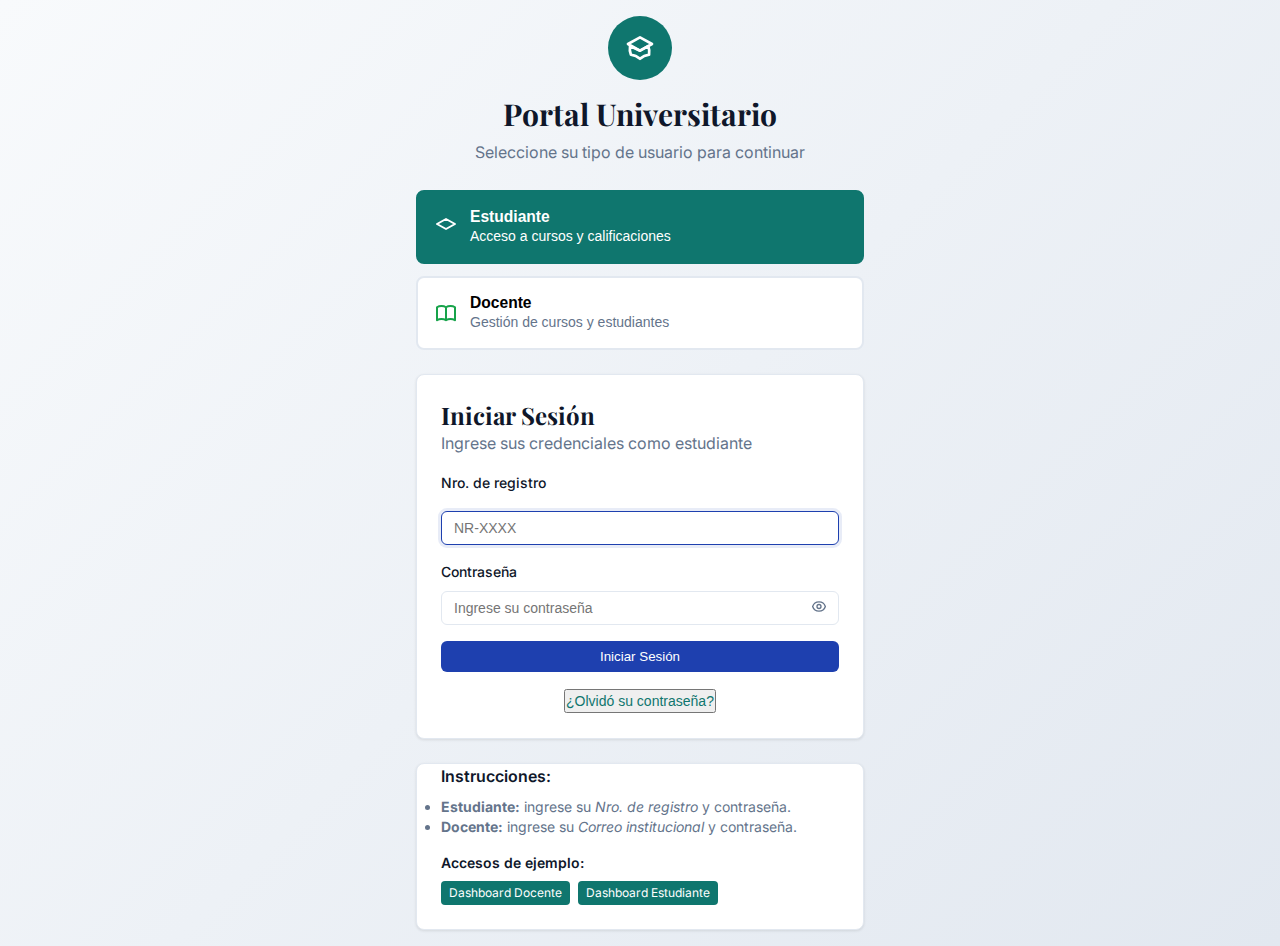
<file: Pagina_web/html/docente.html>
<!DOCTYPE html>
<html lang="es">
<head>
	<meta charset="UTF-8">
	<title>Dashboard Docente</title>
	<link rel="stylesheet" href="/Pagina_web/CSS/docentestyles.css">
</head>
<body>
	<div class="container">
		<h1 id="docente-nombre">Bienvenido, Docente</h1>
		<h2>Materias Asignadas</h2>
		<ul id="materias-list"></ul>
		<div id="estudiantes-section" style="display:none;">
			<h2 id="materia-titulo"></h2>
			<form id="asistencia-notas-form">
				<input type="hidden" name="id_Oferta_Materia" id="id_Oferta_Materia">
				<table id="estudiantes-table">
					<thead>
						<tr>
							<th>Nombre</th>
							<th>Registro</th>
							<th>Asistencia</th>
							<th>Nota</th>
						</tr>
					</thead>
					<tbody></tbody>
				</table>
				<button type="submit">Guardar Asistencia y Notas</button>
			</form>
			<button onclick="cerrarEstudiantes()">Cerrar</button>
		</div>
		<div id="mensaje"></div>
		<div id="debug" style="margin-top:2em; color:#444; font-size:0.98em;"></div>
	</div>
	<script>
	// URL de la API en Hostinger
	const API_BASE = "https://im-ventas-de-computadoras.com/Sistema_Academico/";

	// 1. Obtener email del docente desde localStorage
	const docenteEmail = localStorage.getItem("docente_email");
	if (!docenteEmail) {
		window.location.href = "login.html";
	}

	// 2. Consultar materias asignadas
	let materiasDocente = [];
	const debugDiv = document.getElementById("debug");
	debugDiv.innerHTML = `<b>Email usado:</b> ${docenteEmail}`;
	fetch(API_BASE + "get_materias_docente.php?email=" + encodeURIComponent(docenteEmail))
		.then(async r => {
			const text = await r.text();
			debugDiv.innerHTML += `<br><b>Respuesta cruda API:</b><br><pre style='background:#f4f4f4;padding:8px;border-radius:6px;'>${text.replace(/</g,'&lt;')}</pre>`;
			let data;
			try { data = JSON.parse(text); } catch { data = {}; }
			const ul = document.getElementById("materias-list");
			if (!data.ok || !data.materias || data.materias.length === 0) {
				ul.innerHTML = "<li style='color:#b00;font-weight:500;'>No tienes materias asignadas.</li>";
				document.getElementById("docente-nombre").textContent = `Bienvenido, Docente`;
				return;
			}
			document.getElementById("docente-nombre").textContent = `Bienvenido, ${data.docente.nombre} ${data.docente.apellido}`;
			ul.innerHTML = "";
			materiasDocente = data.materias;
			data.materias.forEach((m, idx) => {
				const li = document.createElement("li");
				li.innerHTML = `<div><b>${m.nombre}</b> <span style='color:#2a4d8f;'>(Código: ${m.codigo})</span> Grupo: <b>${m.grupo}</b></div><button data-idx='${idx}' class='btn-ver-estudiantes'>Ver estudiantes</button>`;
				ul.appendChild(li);
			});
		});

	// 3. Ver estudiantes de una materia
	// Delegación de eventos para los botones "Ver estudiantes"
	document.getElementById("materias-list").addEventListener("click", function(e) {
		if (e.target.classList.contains("btn-ver-estudiantes")) {
			const idx = e.target.getAttribute("data-idx");
			cargarEstudiantesMateria(idx);
		}
	});

	function cargarEstudiantesMateria(idx) {
		const materia = materiasDocente[idx];
		document.getElementById("materias-list").style.display = "none";
		document.getElementById("estudiantes-section").style.display = "block";
		document.getElementById("materia-titulo").textContent = `Estudiantes de ${materia.nombre} (${materia.codigo})`;
		document.getElementById("id_Oferta_Materia").value = materia.id_Oferta_Materia;
		// Si ya tenemos los estudiantes en el objeto, los usamos. Si no, los pedimos a la API (por si la API cambia)
		if (materia.estudiantes && materia.estudiantes.length > 0) {
			renderEstudiantes(materia.estudiantes);
		} else {
			// fallback: pedir a la API (puedes crear una API específica si lo deseas)
			fetch(API_BASE + "get_materias_docente.php?email=" + encodeURIComponent(docenteEmail))
				.then(r => r.json())
				.then(data => {
					if (data.ok && data.materias[idx] && data.materias[idx].estudiantes) {
						renderEstudiantes(data.materias[idx].estudiantes);
					} else {
						renderEstudiantes([]);
					}
				});
		}
	}

	function renderEstudiantes(estudiantes) {
		const tbody = document.querySelector("#estudiantes-table tbody");
		tbody.innerHTML = "";
		if (!estudiantes || estudiantes.length === 0) {
			tbody.innerHTML = `<tr><td colspan='4'>No hay estudiantes inscritos.</td></tr>`;
		} else {
			estudiantes.forEach(e => {
				const tr = document.createElement("tr");
				tr.innerHTML = `
					<td>${e.nombre} ${e.apellido}</td>
					<td>${e.nro_registro}</td>
					<td>
						<select name="asistencia[${e.id_Estudiante}]">
							<option value="Asistió">Asistió</option>
							<option value="Faltó">Faltó</option>
						</select>
					</td>
					<td>
						<input type="number" name="nota[${e.id_Estudiante}]" min="0" max="100">
					</td>
				`;
				tbody.appendChild(tr);
			});
		}
	}

	function cerrarEstudiantes() {
		document.getElementById("estudiantes-section").style.display = "none";
		document.getElementById("materias-list").style.display = "block";
		document.getElementById("mensaje").innerHTML = "";
	}

	// 4. Guardar asistencia y notas
	document.getElementById("asistencia-notas-form").addEventListener("submit", function(e) {
		e.preventDefault();
		const form = e.target;
		const formData = new FormData(form);
		fetch(API_BASE + "acciones_docente.php", {
			method: "POST",
			body: formData
		})
		.then(r => r.text())
		.then(resp => {
			document.getElementById("mensaje").innerHTML = resp;
		})
		.catch(() => {
			document.getElementById("mensaje").innerHTML = "<div style='color:red'>Error al guardar datos.</div>";
		});
	});
	</script>
</body>
</html>
</file>
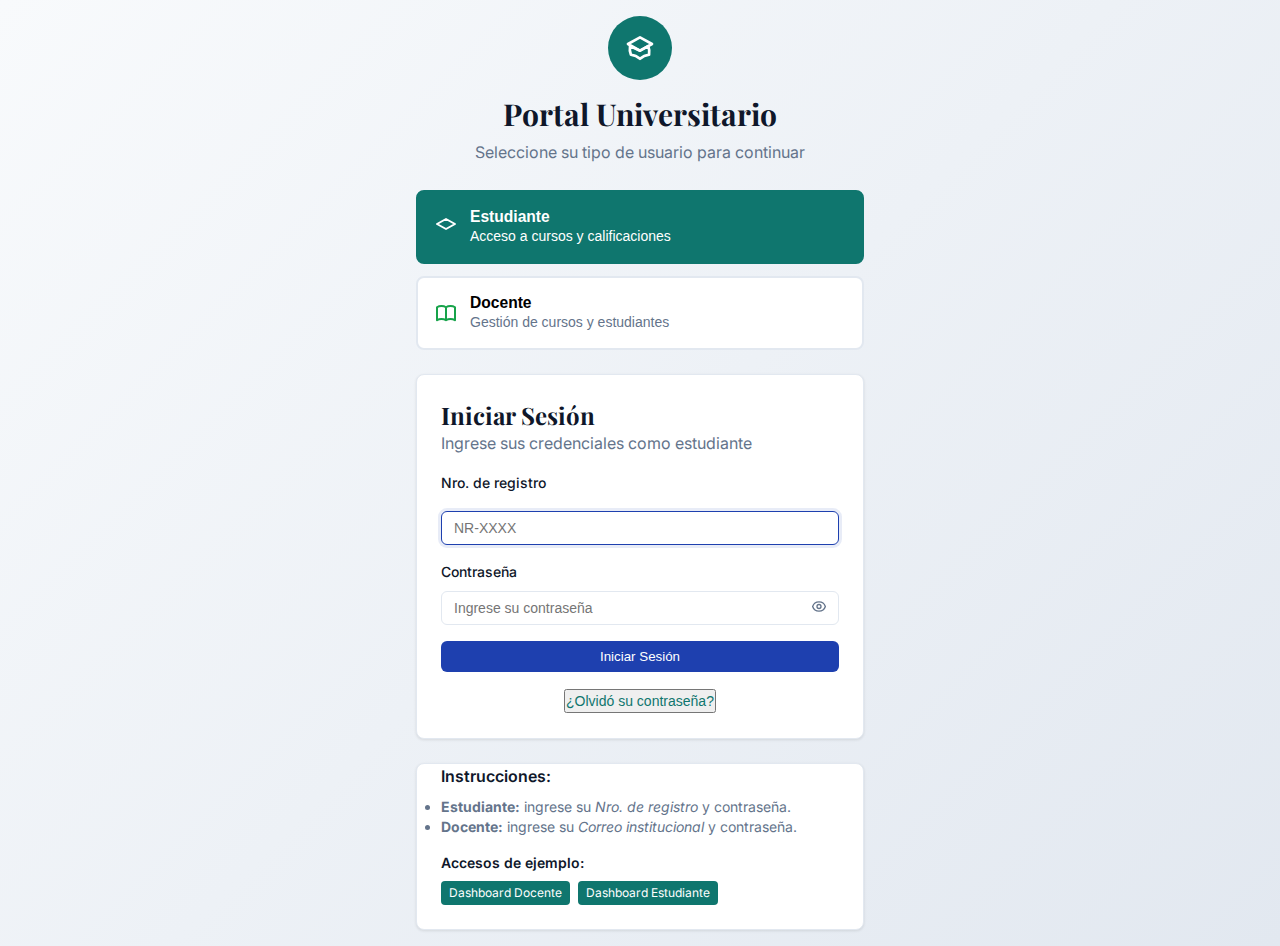
<file: Pagina_web/html/login.html>
<!DOCTYPE html>
<html lang="es">
<head>
  <meta charset="UTF-8" />
  <meta name="viewport" content="width=device-width, initial-scale=1.0"/>
  <title>Portal Universitario - Login</title>
  <link rel="stylesheet" href="/Pagina_web/CSS/styles.css">
  <link href="https://fonts.googleapis.com/css2?family=Inter:wght@400;500;600;700&family=Playfair+Display:wght@400;600;700&display=swap" rel="stylesheet">
</head>
<body>
  <div class="min-h-screen university-gradient flex items-center justify-center p-4">
    <div class="w-full max-w-md space-y-6">
      <!-- Header -->
      <div class="text-center space-y-2">
        <div class="mx-auto w-16 h-16 bg-secondary rounded-full flex items-center justify-center mb-4">
          <svg class="w-8 h-8 text-secondary-foreground" fill="none" stroke="currentColor" viewBox="0 0 24 24">
            <path stroke-linecap="round" stroke-linejoin="round" stroke-width="2" d="M12 14l9-5-9-5-9 5 9 5z"/>
            <path stroke-linecap="round" stroke-linejoin="round" stroke-width="2" d="M12 14l6.16-3.422a12.083 12.083 0 01.665 6.479A11.952 11.952 0 0012 20.055a11.952 11.952 0 00-6.824-2.998 12.078 12.078 0 01-.665-6.479L12 14z"/>
          </svg>
        </div>
        <h1 class="font-playfair text-3xl font-bold text-foreground">Portal Universitario</h1>
        <p class="text-muted-foreground">Seleccione su tipo de usuario para continuar</p>
      </div>

      <!-- Role Selection (solo Estudiante / Docente) -->
      <div class="grid gap-3">
        <button type="button" onclick="selectRole('ESTUDIANTE')" class="role-selector active" id="role-estudiante">
          <div class="flex items-center space-x-3">
            <svg class="w-6 h-6 text-blue-600" fill="none" stroke="currentColor" viewBox="0 0 24 24">
              <path stroke-linecap="round" stroke-linejoin="round" stroke-width="2" d="M12 14l9-5-9-5-9 5 9 5z"/>
            </svg>
            <div>
              <h3 class="font-semibold">Estudiante</h3>
              <p class="text-sm text-muted-foreground">Acceso a cursos y calificaciones</p>
            </div>
          </div>
        </button>

        <button type="button" onclick="selectRole('DOCENTE')" class="role-selector" id="role-docente">
          <div class="flex items-center space-x-3">
            <svg class="w-6 h-6 text-green-600" fill="none" stroke="currentColor" viewBox="0 0 24 24">
              <path stroke-linecap="round" stroke-linejoin="round" stroke-width="2" d="M12 6.253v13m0-13C10.832 5.477 9.246 5 7.5 5S4.168 5.477 3 6.253v13C4.168 18.477 5.754 18 7.5 18s3.332.477 4.5 1.253m0-13C13.168 5.477 14.754 5 16.5 5c1.746 0 3.332.477 4.5 1.253v13C19.832 18.477 18.246 18 16.5 18c-1.746 0-3.332.477-4.5 1.253"/>
            </svg>
            <div>
              <h3 class="font-semibold">Docente</h3>
              <p class="text-sm text-muted-foreground">Gestión de cursos y estudiantes</p>
            </div>
          </div>
        </button>
      </div>

      <!-- Login Form -->
      <div class="login-card">
        <div class="card-header">
          <h2 class="text-2xl font-playfair">Iniciar Sesión</h2>
          <p class="text-muted-foreground">Ingrese sus credenciales como <span id="selected-role-text">estudiante</span></p>
        </div>

        <div class="card-content">
          <form id="loginForm" class="space-y-4">
            <div class="space-y-2">
              <label for="usuario" id="usuario-label">Nro. de registro</label>
              <input type="text" id="usuario" class="input-focus" placeholder="NR-XXXX" autocomplete="username" required>
            </div>

            <div class="space-y-2">
              <label for="password">Contraseña</label>
              <div class="relative">
                <input type="password" id="password" class="input-focus pr-10" placeholder="Ingrese su contraseña" autocomplete="current-password" required>
                <button type="button" onclick="togglePassword()" class="password-toggle" aria-label="Mostrar/Ocultar contraseña">
                  <svg id="eye-icon" class="w-4 h-4" fill="none" stroke="currentColor" viewBox="0 0 24 24">
                    <path stroke-linecap="round" stroke-linejoin="round" stroke-width="2" d="M15 12a3 3 0 11-6 0 3 3 0 016 0z"/>
                    <path stroke-linecap="round" stroke-linejoin="round" stroke-width="2" d="M2.458 12C3.732 7.943 7.523 5 12 5c4.478 0 8.268 2.943 9.542 7-1.274 4.057-5.064 7-9.542 7-4.477 0-8.268-2.943-9.542-7z"/>
                  </svg>
                </button>
              </div>
            </div>

            <div id="alert" class="alert error hidden">
              <svg class="w-4 h-4" fill="none" stroke="currentColor" viewBox="0 0 24 24">
                <path stroke-linecap="round" stroke-linejoin="round" stroke-width="2" d="M12 9v2m0 4h.01M12 5a7 7 0 100 14 7 7 0 000-14z"/>
              </svg>
              <span id="alert-text">Mensaje</span>
            </div>

            <button type="submit" class="btn-primary w-full" id="login-btn">Iniciar Sesión</button>
            <div class="text-center">
              <button type="button" class="text-sm text-secondary hover-underline" onclick="showForgotPassword()">¿Olvidó su contraseña?</button>
            </div>
          </form>
        </div>
      </div>

      <!-- Demo / accesos directos (sin admin) -->
      <div class="demo-card">
        <div class="card-content">
          <h4 class="font-semibold mb-2">Instrucciones:</h4>
          <ul class="text-sm text-muted-foreground space-y-1">
            <li><strong>Estudiante:</strong> ingrese su <em>Nro. de registro</em> y contraseña.</li>
            <li><strong>Docente:</strong> ingrese su <em>Correo institucional</em> y contraseña.</li>
          </ul>
          <div class="mt-4 space-y-2">
            <h5 class="font-semibold text-sm">Accesos de ejemplo:</h5>
            <div class="flex gap-2 flex-wrap">
              <a href="/Pagina_web/html/docente.html" class="btn-secondary text-xs">Dashboard Docente</a>
              <a href="/Pagina_web/html/estudiantes.html" class="btn-secondary text-xs">Dashboard Estudiante</a>
            </div>
          </div>
        </div>
      </div>

    </div>
  </div>

  <script>
    const ENDPOINT = "https://im-ventas-de-computadoras.com/Sistema_Academico/login.php";
    const DEST = {
      DOCENTE: "/Pagina_web/html/docente.html",
      ESTUDIANTE: "/Pagina_web/html/estudiantes.html"
    };

    let currentRole = "ESTUDIANTE";

    // (CAMBIO) Variables para guardar los datos del estudiante
    let nombre_estudiante = "";
    let apellido_estudiante = "";
    let nro_registro_estudiante = "";

    function selectRole(role) {
      currentRole = role;
      document.getElementById("role-estudiante").classList.toggle("active", role === "ESTUDIANTE");
      document.getElementById("role-docente").classList.toggle("active", role === "DOCENTE");

      const label = document.getElementById("usuario-label");
      const input = document.getElementById("usuario");
      const roleText = document.getElementById("selected-role-text");

      if (role === "DOCENTE") {
        label.textContent = "Correo (email)";
        input.type = "email";
        input.placeholder = "docente@universidad.edu";
        roleText.textContent = "docente";
      } else {
        label.textContent = "Nro. de registro";
        input.type = "text";
        input.placeholder = "NR-XXXX";
        roleText.textContent = "estudiante";
      }

      input.focus();
      hideAlert();
    }

    function togglePassword() {
      const input = document.getElementById("password");
      const eye = document.getElementById("eye-icon");
      const isPwd = input.type === "password";
      input.type = isPwd ? "text" : "password";
      eye.style.opacity = isPwd ? 0.7 : 1;
    }

    function showAlert(msg) {
      const box = document.getElementById("alert");
      const txt = document.getElementById("alert-text");
      txt.textContent = msg;
      box.classList.remove("hidden");
    }
    function hideAlert() {
      document.getElementById("alert").classList.add("hidden");
    }

    function showForgotPassword() {
      alert("Contacte a soporte académico para restablecer su contraseña.");
    }

    document.getElementById("loginForm").addEventListener("submit", async (e) => {
      e.preventDefault();
      hideAlert();

      const usuario  = document.getElementById("usuario").value.trim();
      const password = document.getElementById("password").value;

      if (!usuario || !password) {
        showAlert("Complete todos los campos.");
        return;
      }

      const body = new URLSearchParams({ rol: currentRole, usuario, password });

      try {
        const resp = await fetch(ENDPOINT, {
          method: "POST",
          headers: { "Content-Type": "application/x-www-form-urlencoded" },
          body
        });

        const text = await resp.text();
        let data;
        try { data = JSON.parse(text); } catch { data = { ok:false, error:"RESP_JSON_INVALIDA", raw:text }; }

        if (resp.ok && data.ok) {
          // (CAMBIO) Guardar nombre y apellido si es estudiante
          if (data.rol === "ESTUDIANTE") {
            nombre_estudiante  = data.nombre   || "";
            apellido_estudiante = data.apellido || "";

            sessionStorage.setItem("nombre_estudiante", data.nombre||"");
            sessionStorage.setItem("apellido_estudiante", data.apellido||"");

            nro_registro_estudiante = usuario;
            sessionStorage.setItem("nro_registro_estudiante", usuario);
          }
          window.location.href = data.redirect || DEST[data.rol] || "/";
        } else if (resp.status === 401 || data.error === "CREDENCIALES_INVALIDAS") {
          showAlert("Usuario o contraseña incorrectos.");
        } else if (resp.status === 400 || data.error === "FALTAN_DATOS") {
          showAlert("Complete todos los campos.");
        } else if (resp.status === 403) {
          showAlert("Acceso no permitido para este rol.");
        } else {
          showAlert("Error del servidor (" + resp.status + ").");
          console.error("Respuesta cruda:", text);
        }
      } catch (err) {
        showAlert("Error de conexión (¿CORS/red?).");
        console.error(err);
      }
    });

    // estado inicial
    selectRole("ESTUDIANTE");
  </script>
</body>
</html>
</file>
<file: Pagina_web/CSS/docentestyles.css>
body {
	font-family: 'Segoe UI', 'Inter', Arial, sans-serif;
	background: #f4f6fb;
	color: #222;
	margin: 0;
	padding: 0;
}
.container {
	max-width: 900px;
	margin: 40px auto;
	background: #fff;
	border-radius: 12px;
	box-shadow: 0 4px 24px rgba(0,0,0,0.08);
	padding: 32px 40px 40px 40px;
}
h1 {
	font-size: 2.2rem;
	font-weight: 700;
	margin-bottom: 0.5em;
	color: #2a4d8f;
}
h2 {
	font-size: 1.3rem;
	font-weight: 600;
	margin-top: 2em;
	margin-bottom: 1em;
	color: #1a2a4f;
}
ul#materias-list {
	list-style: none;
	padding: 0;
	margin: 0 0 2em 0;
}
ul#materias-list li {
	background: #eaf0fa;
	margin-bottom: 12px;
	padding: 18px 20px;
	border-radius: 8px;
	display: flex;
	align-items: center;
	justify-content: space-between;
	font-size: 1.08rem;
	box-shadow: 0 2px 8px rgba(42,77,143,0.04);
}
ul#materias-list button {
	background: #2a4d8f;
	color: #fff;
	border: none;
	border-radius: 6px;
	padding: 7px 18px;
	font-size: 1rem;
	cursor: pointer;
	transition: background 0.2s;
}
ul#materias-list button:hover {
	background: #18305e;
}
#estudiantes-section {
	margin-top: 2em;
	background: #f8fafc;
	border-radius: 10px;
	box-shadow: 0 2px 8px rgba(42,77,143,0.04);
	padding: 28px 24px 24px 24px;
}
#materia-titulo {
	color: #2a4d8f;
	font-size: 1.15rem;
	margin-bottom: 1.2em;
}
table#estudiantes-table {
	width: 100%;
	border-collapse: collapse;
	margin-bottom: 1.5em;
	background: #fff;
	border-radius: 8px;
	overflow: hidden;
	box-shadow: 0 1px 4px rgba(42,77,143,0.04);
}
table#estudiantes-table th, table#estudiantes-table td {
	padding: 12px 10px;
	text-align: left;
}
table#estudiantes-table th {
	background: #eaf0fa;
	color: #2a4d8f;
	font-weight: 600;
	border-bottom: 2px solid #d1e0f7;
}
table#estudiantes-table tr:nth-child(even) td {
	background: #f4f6fb;
}
select, input[type="number"] {
	padding: 6px 10px;
	border-radius: 5px;
	border: 1px solid #b5c7e6;
	font-size: 1rem;
	background: #f8fafc;
	color: #222;
}
button[type="submit"], #estudiantes-section button {
	background: #2a4d8f;
	color: #fff;
	border: none;
	border-radius: 6px;
	padding: 10px 28px;
	font-size: 1.08rem;
	font-weight: 600;
	cursor: pointer;
	margin-top: 10px;
	margin-right: 10px;
	transition: background 0.2s;
}
button[type="submit"]:hover, #estudiantes-section button:hover {
	background: #18305e;
}
#mensaje {
	margin-top: 1.5em;
	font-size: 1.08rem;
	font-weight: 500;
}
@media (max-width: 700px) {
	.container {
		padding: 16px 4vw 24px 4vw;
	}
	table#estudiantes-table th, table#estudiantes-table td {
		padding: 8px 4px;
		font-size: 0.98rem;
	}
	ul#materias-list li {
		flex-direction: column;
		align-items: flex-start;
		gap: 8px;
	}
}
</file>
<file: Pagina_web/CSS/styles.css>
* {
  margin: 0;
  padding: 0;
  box-sizing: border-box;
}

body {
  font-family: "Segoe UI", Tahoma, Geneva, Verdana, sans-serif;
  background-color: #f5f7fa;
  color: #333;
  line-height: 1.6;
}

/* Header */
.header-banner {
  background: linear-gradient(135deg, #1e3a8a, #3b82f6);
  color: white;
  padding: 1rem 0;
  box-shadow: 0 2px 10px rgba(0, 0, 0, 0.1);
  position: fixed;
  top: 0;
  left: 0;
  right: 0;
  z-index: 1000;
}

.header-content {
  max-width: 1200px;
  margin: 0 auto;
  padding: 0 2rem;
  display: flex;
  justify-content: space-between;
  align-items: center;
}

/* Menu Toggle Button */
.menu-toggle-btn {
  background: rgba(255, 255, 255, 0.1);
  border: none;
  color: white;
  padding: 0.75rem;
  border-radius: 8px;
  cursor: pointer;
  font-size: 1.2rem;
  transition: all 0.3s ease;
  margin-right: 1rem;
}

.menu-toggle-btn:hover {
  background: rgba(255, 255, 255, 0.2);
  transform: scale(1.05);
}

.university-info {
  display: flex;
  align-items: center;
  gap: 0.5rem;
  font-weight: 600;
}

.university-info i {
  font-size: 1.5rem;
  color: #fbbf24;
}

.logout-btn {
  background: rgba(239, 68, 68, 0.8);
  border: none;
  color: white;
  padding: 0.5rem 1rem;
  border-radius: 6px;
  cursor: pointer;
  display: flex;
  align-items: center;
  gap: 0.5rem;
  transition: all 0.3s ease;
}

.logout-btn:hover {
  background: rgba(239, 68, 68, 1);
  transform: translateY(-2px);
}

/* Sidebar */
.sidebar {
  position: fixed;
  left: -250px;
  top: 80px;
  width: 250px;
  height: calc(100vh - 80px);
  background: white;
  box-shadow: 2px 0 10px rgba(0, 0, 0, 0.1);
  transition: all 0.3s ease;
  z-index: 999;
  overflow-y: auto;
}

.sidebar:hover,
.sidebar.active {
  left: 0;
}

.sidebar-content {
  padding: 1rem 0;
}

.sidebar-header {
  padding: 1rem 1.5rem;
  border-bottom: 1px solid #e5e7eb;
  display: flex;
  align-items: center;
  gap: 0.5rem;
  font-weight: 600;
  color: #1e3a8a;
}

.sidebar-header i {
  font-size: 1.5rem;
  color: #fbbf24;
}

.sidebar-menu {
  list-style: none;
  padding: 1rem 0;
}

.sidebar-menu li {
  margin: 0.5rem 0;
}

.menu-btn {
  width: 100%;
  background: none;
  border: none;
  padding: 1rem 1.5rem;
  text-align: left;
  cursor: pointer;
  display: flex;
  align-items: center;
  gap: 1rem;
  color: #4b5563;
  transition: all 0.3s ease;
  font-size: 1rem;
}

.menu-btn:hover {
  background: #f3f4f6;
  color: #1e3a8a;
  padding-left: 2rem;
}

.menu-btn i {
  font-size: 1.2rem;
  width: 20px;
}

/* Main Content */
.main-content {
  margin-left: 0;
  margin-top: 80px;
  padding: 2rem;
  transition: all 0.3s ease;
}

.content-section {
  display: none;
  animation: fadeIn 0.5s ease;
}

.content-section.active {
  display: block;
}

@keyframes fadeIn {
  from {
    opacity: 0;
    transform: translateY(20px);
  }
  to {
    opacity: 1;
    transform: translateY(0);
  }
}

/* Welcome Section */
.welcome-section {
  background: white;
  padding: 2rem;
  border-radius: 12px;
  box-shadow: 0 4px 6px rgba(0, 0, 0, 0.1);
  margin-bottom: 2rem;
  text-align: center;
}

.welcome-section h1 {
  color: #1e3a8a;
  font-size: 2.5rem;
  margin-bottom: 0.5rem;
}

.welcome-subtitle {
  color: #6b7280;
  font-size: 1.2rem;
}

/* Subjects Section */
.subjects-section h2 {
  color: #1e3a8a;
  margin-bottom: 1.5rem;
  font-size: 1.8rem;
}

.subjects-grid {
  display: grid;
  grid-template-columns: repeat(auto-fit, minmax(300px, 1fr));
  gap: 1.5rem;
}

.subject-card {
  background: white;
  border-radius: 12px;
  padding: 1.5rem;
  box-shadow: 0 4px 6px rgba(0, 0, 0, 0.1);
  transition: all 0.3s ease;
  border-left: 4px solid #fbbf24;
}

.subject-card:hover {
  transform: translateY(-5px);
  box-shadow: 0 8px 25px rgba(0, 0, 0, 0.15);
}

.subject-header {
  display: flex;
  justify-content: space-between;
  align-items: center;
  margin-bottom: 1rem;
}

.subject-header h3 {
  color: #1e3a8a;
  font-size: 1.3rem;
}

.module-badge {
  background: #fbbf24;
  color: white;
  padding: 0.25rem 0.75rem;
  border-radius: 20px;
  font-size: 0.9rem;
  font-weight: 600;
}

.subject-info p {
  margin: 0.5rem 0;
  color: #6b7280;
  display: flex;
  align-items: center;
  gap: 0.5rem;
}

.subject-info i {
  color: #1e3a8a;
  width: 16px;
}

/* Offerings Section */
.offerings-section {
  margin-top: 3rem;
}

.offerings-section h2 {
  color: #1e3a8a;
  margin-bottom: 0.5rem;
  font-size: 1.8rem;
}

.section-subtitle {
  color: #6b7280;
  font-size: 1rem;
  margin-bottom: 1.5rem;
}

/* Offering Cards and Register Button */
.subject-card.offering {
  border-left: 4px solid #10b981;
  position: relative;
}

.subject-card.offering:hover {
  border-left-color: #059669;
}

.module-badge.available {
  background: #10b981;
}

.register-btn {
  background: #1e3a8a;
  color: white;
  border: none;
  padding: 0.75rem 1.5rem;
  border-radius: 8px;
  cursor: pointer;
  font-weight: 600;
  margin-top: 1rem;
  width: 100%;
  transition: all 0.3s ease;
}

.register-btn:hover {
  background: #3b82f6;
  transform: translateY(-2px);
}

/* Calendar */
.calendar-container {
  background: white;
  border-radius: 12px;
  padding: 2rem;
  box-shadow: 0 4px 6px rgba(0, 0, 0, 0.1);
}

.calendar-header {
  display: flex;
  justify-content: space-between;
  align-items: center;
  margin-bottom: 2rem;
}

.calendar-header button {
  background: #1e3a8a;
  color: white;
  border: none;
  padding: 0.5rem 1rem;
  border-radius: 6px;
  cursor: pointer;
  transition: all 0.3s ease;
}

.calendar-header button:hover {
  background: #3b82f6;
}

.calendar-header h3 {
  color: #1e3a8a;
  font-size: 1.5rem;
}

.calendar-grid {
  display: grid;
  grid-template-columns: repeat(7, 1fr);
  gap: 1px;
  background: #e5e7eb;
  border-radius: 8px;
  overflow: hidden;
}

.calendar-day {
  background: white;
  padding: 1rem;
  text-align: center;
  min-height: 60px;
  display: flex;
  align-items: center;
  justify-content: center;
}

.calendar-day.header {
  background: #1e3a8a;
  color: white;
  font-weight: 600;
  min-height: 40px;
}

.calendar-day.today {
  background: #fbbf24;
  color: white;
  font-weight: 600;
}

.calendar-day.event {
  background: #dbeafe;
  color: #1e3a8a;
}

/* Grades */
.grades-container {
  display: grid;
  grid-template-columns: repeat(auto-fit, minmax(300px, 1fr));
  gap: 2rem;
}

.semester-card {
  background: white;
  border-radius: 12px;
  padding: 2rem;
  box-shadow: 0 4px 6px rgba(0, 0, 0, 0.1);
}

.semester-card h3 {
  color: #1e3a8a;
  margin-bottom: 1.5rem;
  font-size: 1.4rem;
  border-bottom: 2px solid #fbbf24;
  padding-bottom: 0.5rem;
}

.grade-item {
  display: flex;
  justify-content: space-between;
  align-items: center;
  padding: 0.75rem 0;
  border-bottom: 1px solid #f3f4f6;
}

.grade-item:last-child {
  border-bottom: none;
}

.grade {
  background: #10b981;
  color: white;
  padding: 0.25rem 0.75rem;
  border-radius: 20px;
  font-weight: 600;
}

/* Pensum */
.pensum-container {
  display: grid;
  grid-template-columns: repeat(auto-fit, minmax(300px, 1fr));
  gap: 2rem;
}

.current-semester,
.next-semester {
  background: white;
  border-radius: 12px;
  padding: 2rem;
  box-shadow: 0 4px 6px rgba(0, 0, 0, 0.1);
}

.current-semester h3,
.next-semester h3 {
  color: #1e3a8a;
  margin-bottom: 1.5rem;
  font-size: 1.4rem;
}

.subject-list {
  list-style: none;
}

.subject-list li {
  padding: 0.75rem;
  margin: 0.5rem 0;
  border-radius: 8px;
  transition: all 0.3s ease;
}

.subject-list li.enrolled {
  background: #d1fae5;
  color: #065f46;
  border-left: 4px solid #10b981;
}

.subject-list li:not(.enrolled) {
  background: #f3f4f6;
  color: #6b7280;
  border-left: 4px solid #d1d5db;
}

/* Payment Status */
.payment-container {
  background: white;
  border-radius: 12px;
  padding: 2rem;
  box-shadow: 0 4px 6px rgba(0, 0, 0, 0.1);
}

.payment-status {
  display: grid;
  grid-template-columns: repeat(auto-fit, minmax(250px, 1fr));
  gap: 1.5rem;
}

.status-card {
  padding: 1.5rem;
  border-radius: 12px;
  text-align: center;
  transition: all 0.3s ease;
}

.status-card:hover {
  transform: translateY(-3px);
}

.status-card.paid {
  background: #d1fae5;
  border: 2px solid #10b981;
}

.status-card.pending {
  background: #fef3c7;
  border: 2px solid #f59e0b;
}

.status-card.upcoming {
  background: #dbeafe;
  border: 2px solid #3b82f6;
}

.status-card i {
  font-size: 2rem;
  margin-bottom: 1rem;
}

.status-card.paid i {
  color: #10b981;
}
.status-card.pending i {
  color: #f59e0b;
}
.status-card.upcoming i {
  color: #3b82f6;
}

.status-card h3 {
  color: #1e3a8a;
  margin-bottom: 0.5rem;
}

/* Documents */
.documents-container {
  display: grid;
  grid-template-columns: repeat(auto-fit, minmax(400px, 1fr));
  gap: 2rem;
}

.document-category {
  background: white;
  border-radius: 12px;
  padding: 2rem;
  box-shadow: 0 4px 6px rgba(0, 0, 0, 0.1);
}

.document-category h3 {
  color: #1e3a8a;
  margin-bottom: 1.5rem;
  font-size: 1.4rem;
}

.document-list {
  list-style: none;
}

.document-list li {
  display: flex;
  align-items: center;
  justify-content: space-between;
  padding: 1rem;
  margin: 0.5rem 0;
  border-radius: 8px;
  transition: all 0.3s ease;
}

.document-list li.pending {
  background: #fef3c7;
  border-left: 4px solid #f59e0b;
}

.document-list li.approved {
  background: #d1fae5;
  border-left: 4px solid #10b981;
}

.document-list li i {
  font-size: 1.5rem;
  margin-right: 1rem;
}

.document-list li.pending i {
  color: #f59e0b;
}
.document-list li.approved i {
  color: #10b981;
}

.upload-btn {
  background: #1e3a8a;
  color: white;
  border: none;
  padding: 0.5rem 1rem;
  border-radius: 6px;
  cursor: pointer;
  transition: all 0.3s ease;
}

.upload-btn:hover {
  background: #3b82f6;
}

.status {
  color: #10b981;
  font-weight: 600;
}

/* Support Button */
.support-btn {
  position: fixed;
  bottom: 2rem;
  left: 2rem;
  background: #1e3a8a;
  color: white;
  border: none;
  padding: 1rem 1.5rem;
  border-radius: 50px;
  cursor: pointer;
  display: flex;
  align-items: center;
  gap: 0.5rem;
  box-shadow: 0 4px 15px rgba(16, 185, 129, 0.3);
  transition: all 0.3s ease;
  z-index: 1000;
}

.support-btn:hover {
  background: #059669;
  transform: translateY(-3px);
  box-shadow: 0 6px 20px rgba(16, 185, 129, 0.4);
}

.support-btn i {
  font-size: 1.2rem;
}

/* Responsive Design */
@media (max-width: 768px) {
  .header-content {
    padding: 0 1rem;
  }

  .university-info span {
    display: none;
  }

  .main-content {
    padding: 1rem;
  }

  .subjects-grid {
    grid-template-columns: 1fr;
  }

  .welcome-section h1 {
    font-size: 2rem;
  }

  .support-btn {
    bottom: 1rem;
    left: 1rem;
    padding: 0.75rem 1rem;
  }

  .support-btn span {
    display: none;
  }
}

@media (max-width: 480px) {
  .sidebar {
    width: 100%;
    left: -100%;
  }

  .sidebar.active {
    left: 0;
  }
}

 /* Reset y base */
* {
  margin: 0;
  padding: 0;
  box-sizing: border-box;
}

:root {
  /* Colores universitarios */
  --primary: #1e40af;
  --primary-foreground: #ffffff;
  --secondary: #0f766e;
  --secondary-foreground: #ffffff;
  --accent: #dc2626;
  --accent-foreground: #ffffff;

  /* Neutrales */
  --background: #ffffff;
  --foreground: #0f172a;
  --muted: #f8fafc;
  --muted-foreground: #64748b;
  --card: #ffffff;
  --card-foreground: #0f172a;
  --border: #e2e8f0;
  --input: #ffffff;
  --ring: #1e40af;

  /* Estados */
  --destructive: #dc2626;
  --destructive-foreground: #ffffff;
  --success: #16a34a;
  --success-foreground: #ffffff;

  /* Tipografía */
  --font-sans: "Inter", system-ui, sans-serif;
  --font-serif: "Playfair Display", serif;
}

body {
  font-family: var(--font-sans);
  background-color: var(--background);
  color: var(--foreground);
  line-height: 1.6;
}

/* Utilidades de layout */
.min-h-screen {
  min-height: 100vh;
}
.flex {
  display: flex;
}
.items-center {
  align-items: center;
}
.justify-center {
  justify-content: center;
}
.space-x-3 > * + * {
  margin-left: 0.75rem;
}
.space-y-2 > * + * {
  margin-top: 0.5rem;
}
.space-y-4 > * + * {
  margin-top: 1rem;
}
.space-y-6 > * + * {
  margin-top: 1.5rem;
}
.grid {
  display: grid;
}
.gap-3 {
  gap: 0.75rem;
}
.gap-2 {
  gap: 0.5rem;
}
.flex-wrap {
  flex-wrap: wrap;
}

/* Utilidades de tamaño */
.w-full {
  width: 100%;
}
.w-16 {
  width: 4rem;
}
.h-16 {
  height: 4rem;
}
.w-8 {
  width: 2rem;
}
.h-8 {
  height: 2rem;
}
.w-6 {
  width: 1.5rem;
}
.h-6 {
  height: 1.5rem;
}
.w-4 {
  width: 1rem;
}
.h-4 {
  height: 1rem;
}
.max-w-md {
  max-width: 28rem;
}
.pr-10 {
  padding-right: 2.5rem;
}

/* Utilidades de posición */
.relative {
  position: relative;
}
.absolute {
  position: absolute;
}
.right-3 {
  right: 0.75rem;
}
.top-1-2 {
  top: 50%;
}
.-translate-y-1-2 {
  transform: translateY(-50%);
}
.mx-auto {
  margin-left: auto;
  margin-right: auto;
}
.mb-4 {
  margin-bottom: 1rem;
}
.mb-2 {
  margin-bottom: 0.5rem;
}
.mt-4 {
  margin-top: 1rem;
}

/* Utilidades de padding */
.p-4 {
  padding: 1rem;
}
.pt-6 {
  padding-top: 1.5rem;
}

/* Utilidades de texto */
.text-center {
  text-align: center;
}
.text-left {
  text-align: left;
}
.text-3xl {
  font-size: 1.875rem;
  line-height: 2.25rem;
}
.text-2xl {
  font-size: 1.5rem;
  line-height: 2rem;
}
.text-sm {
  font-size: 0.875rem;
  line-height: 1.25rem;
}
.text-xs {
  font-size: 0.75rem;
  line-height: 1rem;
}
.font-bold {
  font-weight: 700;
}
.font-semibold {
  font-weight: 600;
}
.font-playfair {
  font-family: var(--font-serif);
}

/* Colores de texto */
.text-foreground {
  color: var(--foreground);
}
.text-muted-foreground {
  color: var(--muted-foreground);
}
.text-secondary-foreground {
  color: var(--secondary-foreground);
}
.text-blue-600 {
  color: #2563eb;
}
.text-green-600 {
  color: #16a34a;
}
.text-purple-600 {
  color: #9333ea;
}
.text-secondary {
  color: var(--secondary);
}

/* Utilidades de fondo */
.bg-secondary {
  background-color: var(--secondary);
}
.bg-card {
  background-color: var(--card);
}
.bg-muted {
  background-color: var(--muted);
}

/* Utilidades de borde */
.rounded-full {
  border-radius: 9999px;
}
.rounded-lg {
  border-radius: 0.5rem;
}
.border-2 {
  border-width: 2px;
}
.border-border {
  border-color: var(--border);
}
.border-secondary {
  border-color: var(--secondary);
}

/* Utilidades de hover */
.hover-border-secondary-50:hover {
  border-color: rgba(15, 118, 110, 0.5);
}
.hover-text-foreground:hover {
  color: var(--foreground);
}
.hover-underline:hover {
  text-decoration: underline;
}

/* Utilidades de transición */
.transition-all {
  transition: all 0.15s ease-in-out;
}

/* Utilidades de visibilidad */
.hidden {
  display: none;
}

/* Gradiente universitario */
.university-gradient {
  background: linear-gradient(135deg, #f8fafc 0%, #e2e8f0 100%);
}

/* Selector de rol */
.role-selector {
  padding: 1rem;
  border-radius: 0.5rem;
  border: 2px solid var(--border);
  background-color: var(--card);
  text-align: left;
  transition: all 0.15s ease-in-out;
  cursor: pointer;
  width: 100%;
}

.role-selector:hover {
  border-color: rgba(15, 118, 110, 0.5);
}

.role-selector.active {
  border-color: var(--secondary);
  background-color: var(--secondary);
  color: var(--secondary-foreground);
}

.role-selector.active h3,
.role-selector.active p {
  color: var(--secondary-foreground);
}

.role-selector.active svg {
  color: var(--secondary-foreground);
}

/* Tarjetas */
.login-card,
.demo-card {
  background-color: var(--card);
  border: 1px solid var(--border);
  border-radius: 0.5rem;
  box-shadow: 0 1px 3px 0 rgba(0, 0, 0, 0.1);
}

.card-header {
  padding: 1.5rem 1.5rem 0 1.5rem;
  margin-bottom: 1rem;
}

.card-content {
  padding: 0 1.5rem 1.5rem 1.5rem;
}

/* Formularios */
label {
  display: block;
  font-size: 0.875rem;
  font-weight: 500;
  color: var(--foreground);
  margin-bottom: 0.5rem;
}

input[type="email"],
input[type="password"] {
  width: 100%;
  padding: 0.5rem 0.75rem;
  border: 1px solid var(--border);
  border-radius: 0.375rem;
  background-color: var(--input);
  font-size: 0.875rem;
  transition: border-color 0.15s ease-in-out, box-shadow 0.15s ease-in-out;
}

input[type="email"]:focus,
input[type="password"]:focus {
  outline: none;
  border-color: var(--ring);
  box-shadow: 0 0 0 3px rgba(30, 64, 175, 0.1);
}

.input-focus:focus {
  border-color: var(--ring);
  box-shadow: 0 0 0 3px rgba(30, 64, 175, 0.1);
}

/* Botones */
.btn-primary {
  background-color: var(--primary);
  color: var(--primary-foreground);
  padding: 0.5rem 1rem;
  border: none;
  border-radius: 0.375rem;
  font-weight: 500;
  cursor: pointer;
  transition: background-color 0.15s ease-in-out;
}

.btn-primary:hover {
  background-color: #1d4ed8;
}

.btn-primary:disabled {
  opacity: 0.5;
  cursor: not-allowed;
}

.btn-secondary {
  background-color: var(--secondary);
  color: var(--secondary-foreground);
  padding: 0.25rem 0.5rem;
  border: none;
  border-radius: 0.25rem;
  font-size: 0.75rem;
  text-decoration: none;
  display: inline-block;
  cursor: pointer;
  transition: background-color 0.15s ease-in-out;
}

.btn-secondary:hover {
  background-color: #0d9488;
}

/* Toggle de contraseña */
.password-toggle {
  position: absolute;
  right: 0.75rem;
  top: 50%;
  transform: translateY(-50%);
  background: none;
  border: none;
  color: var(--muted-foreground);
  cursor: pointer;
  transition: color 0.15s ease-in-out;
}

.password-toggle:hover {
  color: var(--foreground);
}

/* Alertas */
.alert {
  padding: 0.75rem;
  border-radius: 0.375rem;
  border: 1px solid;
  display: flex;
  align-items: center;
  gap: 0.5rem;
}

.alert.error {
  background-color: #fef2f2;
  border-color: var(--destructive);
  color: var(--destructive);
}

.alert.success {
  background-color: #f0fdf4;
  border-color: var(--success);
  color: var(--success);
}

/* Responsive */
@media (max-width: 640px) {
  .p-4 {
    padding: 1rem;
  }
  .space-y-6 > * + * {
    margin-top: 1rem;
  }
}
/* Reset y base */
* {
  margin: 0;
  padding: 0;
  box-sizing: border-box;
}

:root {
  /* Colores universitarios */
  --primary: #1e40af;
  --primary-foreground: #ffffff;
  --secondary: #0f766e;
  --secondary-foreground: #ffffff;
  --accent: #dc2626;
  --accent-foreground: #ffffff;

  /* Neutrales */
  --background: #ffffff;
  --foreground: #0f172a;
  --muted: #f8fafc;
  --muted-foreground: #64748b;
  --card: #ffffff;
  --card-foreground: #0f172a;
  --border: #e2e8f0;
  --input: #ffffff;
  --ring: #1e40af;

  /* Estados */
  --destructive: #dc2626;
  --destructive-foreground: #ffffff;
  --success: #16a34a;
  --success-foreground: #ffffff;

  /* Tipografía */
  --font-sans: "Inter", system-ui, sans-serif;
  --font-serif: "Playfair Display", serif;
}

body {
  font-family: var(--font-sans);
  background-color: var(--background);
  color: var(--foreground);
  line-height: 1.6;
}

/* Utilidades de layout */
.min-h-screen {
  min-height: 100vh;
}
.flex {
  display: flex;
}
.items-center {
  align-items: center;
}
.justify-center {
  justify-content: center;
}
.space-x-3 > * + * {
  margin-left: 0.75rem;
}
.space-y-2 > * + * {
  margin-top: 0.5rem;
}
.space-y-4 > * + * {
  margin-top: 1rem;
}
.space-y-6 > * + * {
  margin-top: 1.5rem;
}
.grid {
  display: grid;
}
.gap-3 {
  gap: 0.75rem;
}
.gap-2 {
  gap: 0.5rem;
}
.flex-wrap {
  flex-wrap: wrap;
}

/* Utilidades de tamaño */
.w-full {
  width: 100%;
}
.w-16 {
  width: 4rem;
}
.h-16 {
  height: 4rem;
}
.w-8 {
  width: 2rem;
}
.h-8 {
  height: 2rem;
}
.w-6 {
  width: 1.5rem;
}
.h-6 {
  height: 1.5rem;
}
.w-4 {
  width: 1rem;
}
.h-4 {
  height: 1rem;
}
.max-w-md {
  max-width: 28rem;
}
.pr-10 {
  padding-right: 2.5rem;
}

/* Utilidades de posición */
.relative {
  position: relative;
}
.absolute {
  position: absolute;
}
.right-3 {
  right: 0.75rem;
}
.top-1-2 {
  top: 50%;
}
.-translate-y-1-2 {
  transform: translateY(-50%);
}
.mx-auto {
  margin-left: auto;
  margin-right: auto;
}
.mb-4 {
  margin-bottom: 1rem;
}
.mb-2 {
  margin-bottom: 0.5rem;
}
.mt-4 {
  margin-top: 1rem;
}

/* Utilidades de padding */
.p-4 {
  padding: 1rem;
}
.pt-6 {
  padding-top: 1.5rem;
}

/* Utilidades de texto */
.text-center {
  text-align: center;
}
.text-left {
  text-align: left;
}
.text-3xl {
  font-size: 1.875rem;
  line-height: 2.25rem;
}
.text-2xl {
  font-size: 1.5rem;
  line-height: 2rem;
}
.text-sm {
  font-size: 0.875rem;
  line-height: 1.25rem;
}
.text-xs {
  font-size: 0.75rem;
  line-height: 1rem;
}
.font-bold {
  font-weight: 700;
}
.font-semibold {
  font-weight: 600;
}
.font-playfair {
  font-family: var(--font-serif);
}

/* Colores de texto */
.text-foreground {
  color: var(--foreground);
}
.text-muted-foreground {
  color: var(--muted-foreground);
}
.text-secondary-foreground {
  color: var(--secondary-foreground);
}
.text-blue-600 {
  color: #2563eb;
}
.text-green-600 {
  color: #16a34a;
}
.text-purple-600 {
  color: #9333ea;
}
.text-secondary {
  color: var(--secondary);
}

/* Utilidades de fondo */
.bg-secondary {
  background-color: var(--secondary);
}
.bg-card {
  background-color: var(--card);
}
.bg-muted {
  background-color: var(--muted);
}

/* Utilidades de borde */
.rounded-full {
  border-radius: 9999px;
}
.rounded-lg {
  border-radius: 0.5rem;
}
.border-2 {
  border-width: 2px;
}
.border-border {
  border-color: var(--border);
}
.border-secondary {
  border-color: var(--secondary);
}

/* Utilidades de hover */
.hover-border-secondary-50:hover {
  border-color: rgba(15, 118, 110, 0.5);
}
.hover-text-foreground:hover {
  color: var(--foreground);
}
.hover-underline:hover {
  text-decoration: underline;
}

/* Utilidades de transición */
.transition-all {
  transition: all 0.15s ease-in-out;
}

/* Utilidades de visibilidad */
.hidden {
  display: none;
}

/* Gradiente universitario */
.university-gradient {
  background: linear-gradient(135deg, #f8fafc 0%, #e2e8f0 100%);
}

/* Selector de rol */
.role-selector {
  padding: 1rem;
  border-radius: 0.5rem;
  border: 2px solid var(--border);
  background-color: var(--card);
  text-align: left;
  transition: all 0.15s ease-in-out;
  cursor: pointer;
  width: 100%;
}

.role-selector:hover {
  border-color: rgba(15, 118, 110, 0.5);
}

.role-selector.active {
  border-color: var(--secondary);
  background-color: var(--secondary);
  color: var(--secondary-foreground);
}

.role-selector.active h3,
.role-selector.active p {
  color: var(--secondary-foreground);
}

.role-selector.active svg {
  color: var(--secondary-foreground);
}

/* Tarjetas */
.login-card,
.demo-card {
  background-color: var(--card);
  border: 1px solid var(--border);
  border-radius: 0.5rem;
  box-shadow: 0 1px 3px 0 rgba(0, 0, 0, 0.1);
}

.card-header {
  padding: 1.5rem 1.5rem 0 1.5rem;
  margin-bottom: 1rem;
}

.card-content {
  padding: 0 1.5rem 1.5rem 1.5rem;
}

/* Formularios */
label {
  display: block;
  font-size: 0.875rem;
  font-weight: 500;
  color: var(--foreground);
  margin-bottom: 0.5rem;
}

input[type="email"],
input[type="password"] {
  width: 100%;
  padding: 0.5rem 0.75rem;
  border: 1px solid var(--border);
  border-radius: 0.375rem;
  background-color: var(--input);
  font-size: 0.875rem;
  transition: border-color 0.15s ease-in-out, box-shadow 0.15s ease-in-out;
}

input[type="email"]:focus,
input[type="password"]:focus {
  outline: none;
  border-color: var(--ring);
  box-shadow: 0 0 0 3px rgba(30, 64, 175, 0.1);
}

.input-focus:focus {
  border-color: var(--ring);
  box-shadow: 0 0 0 3px rgba(30, 64, 175, 0.1);
}

/* Botones */
.btn-primary {
  background-color: var(--primary);
  color: var(--primary-foreground);
  padding: 0.5rem 1rem;
  border: none;
  border-radius: 0.375rem;
  font-weight: 500;
  cursor: pointer;
  transition: background-color 0.15s ease-in-out;
}

.btn-primary:hover {
  background-color: #1d4ed8;
}

.btn-primary:disabled {
  opacity: 0.5;
  cursor: not-allowed;
}

.btn-secondary {
  background-color: var(--secondary);
  color: var(--secondary-foreground);
  padding: 0.25rem 0.5rem;
  border: none;
  border-radius: 0.25rem;
  font-size: 0.75rem;
  text-decoration: none;
  display: inline-block;
  cursor: pointer;
  transition: background-color 0.15s ease-in-out;
}

.btn-secondary:hover {
  background-color: #0d9488;
}

/* Toggle de contraseña */
.password-toggle {
  position: absolute;
  right: 0.75rem;
  top: 50%;
  transform: translateY(-50%);
  background: none;
  border: none;
  color: var(--muted-foreground);
  cursor: pointer;
  transition: color 0.15s ease-in-out;
}

.password-toggle:hover {
  color: var(--foreground);
}

/* Alertas */
.alert {
  padding: 0.75rem;
  border-radius: 0.375rem;
  border: 1px solid;
  display: flex;
  align-items: center;
  gap: 0.5rem;
}

.alert.error {
  background-color: #fef2f2;
  border-color: var(--destructive);
  color: var(--destructive);
}

.alert.success {
  background-color: #f0fdf4;
  border-color: var(--success);
  color: var(--success);
}

/* Responsive */
@media (max-width: 640px) {
  .p-4 {
    padding: 1rem;
  }
  .space-y-6 > * + * {
    margin-top: 1rem;
  }
}

/* === Parche: mismo estilo para el input de Nro. de registro (type=text) === */
input[type="text"] {
  width: 100%;
  padding: 0.5rem 0.75rem;
  border: 1px solid var(--border);
  border-radius: 0.375rem;
  background-color: var(--input);
  font-size: 0.875rem;
  transition: border-color 0.15s ease-in-out, box-shadow 0.15s ease-in-out;
}
input[type="text"]:focus {
  outline: none;
  border-color: var(--ring);
  box-shadow: 0 0 0 3px rgba(30, 64, 175, 0.1);
}

/* === Parche: que .hidden realmente oculte la alerta === */
.alert.hidden { 
  display: none !important; 
}
</file>
